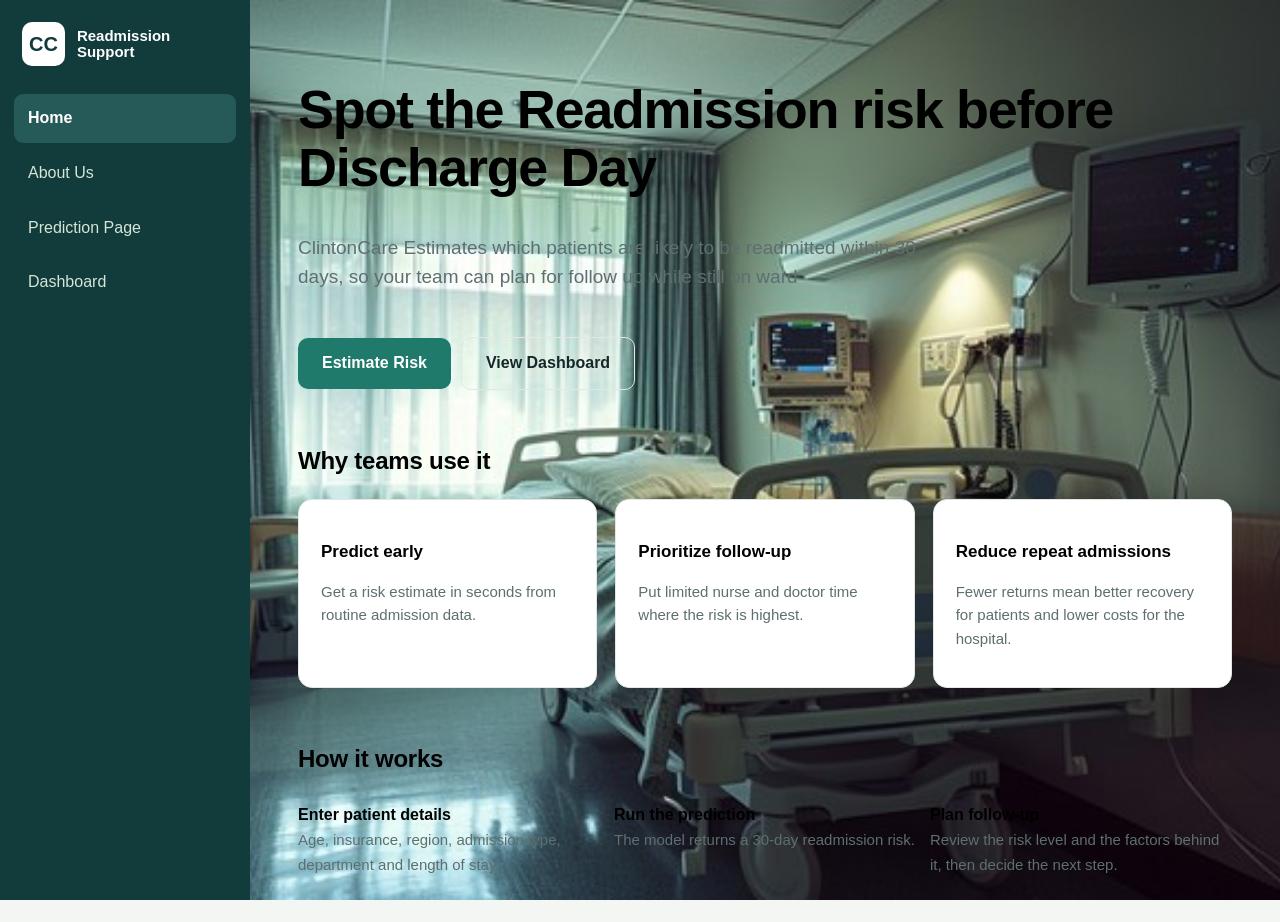
<file: app/ClintonCare/frontend/index.html>
<!DOCTYPE html>
<html lang="en">
<head>
    <meta charset="UTF-8">
    <meta name="viewport" content="width=device-width, initial-scale=1.0">
    <title>Home page</title>
    <link rel="stylesheet" href="had.css">
</head>
<body>
   <aside>
    <div class="logo"><b>CC</b><strong>Readmission Support</strong></div>
    <nav>
        <a href="index.html" class="on" aria-current="page">Home</a>
        <a href="about.html">About Us</a>
        <a href="prediction.html">Prediction Page</a>
        <a href="dashboard.html">Dashboard</a>
    </nav>
   </aside>
   <main>
        <style>
        body {
            background-image: url("hospital-room-interior-stockcake.jpg");
            background-size: cover;
            background-repeat: no-repeat;
            background-position: center;
            background-attachment: fixed;
        }
    </style>

    <div class="page" id="home">
        <h1>Spot the Readmission risk before Discharge Day</h1>
        <p class="lead">ClintonCare Estimates which patients are likely to be readmitted within 30 days, so your team can plan for follow up while still on ward </p>
        <a class="btn" href="prediction.html">Estimate Risk</a><a class="btn ghost" href="dashboard.html">View Dashboard</a>

    <section>
    <h2>Why teams use it</h2>
    <div class="grid">
      <div class="card"><h3>Predict early</h3><p>Get a risk estimate in seconds from routine admission data.</p></div>
      <div class="card"><h3>Prioritize follow-up</h3><p>Put limited nurse and doctor time where the risk is highest.</p></div>
      <div class="card"><h3>Reduce repeat admissions</h3><p>Fewer returns mean better recovery for patients and lower costs for the hospital.</p></div>
    </div>
  </section>

    <section>
    <h2>How it works</h2>
    <div class="steps">
      <div class="step"><b>Enter patient details</b><span>Age, insurance, region, admission type, department and length of stay.</span></div>
      <div class="step"><b>Run the prediction</b><span>The model returns a 30-day readmission risk.</span></div>
      <div class="step"><b>Plan follow-up</b><span>Review the risk level and the factors behind it, then decide the next step.</span></div>
    </div>
  </section>
    </div>
   </main>
</body>
</html>
</file>
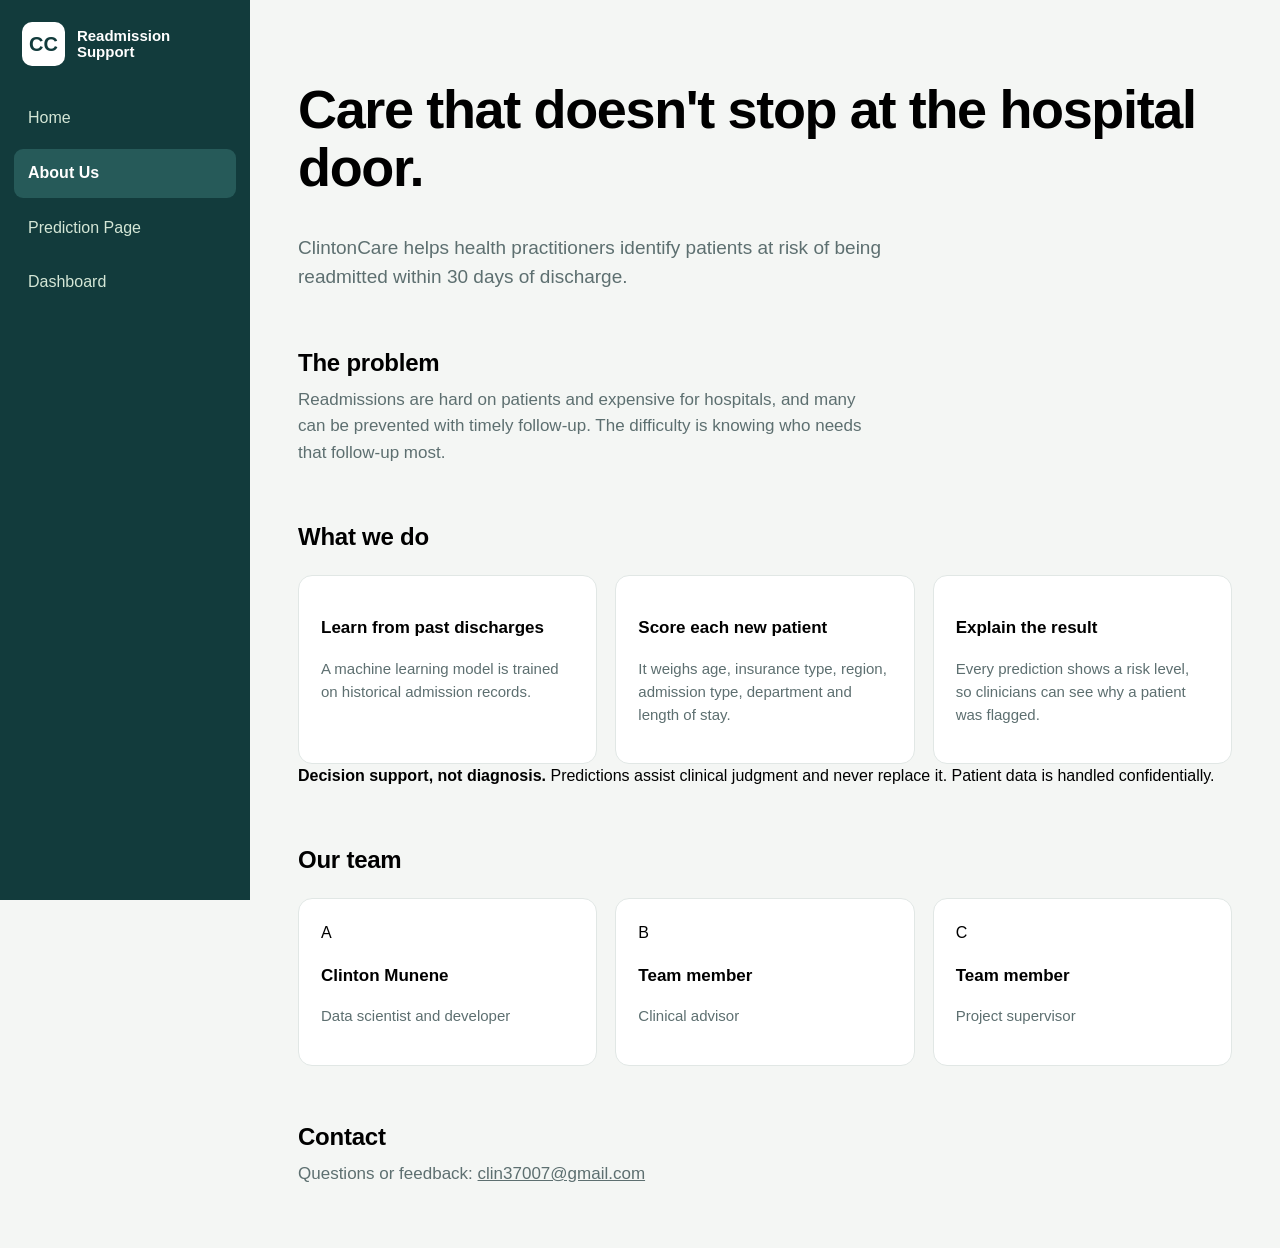
<file: app/ClintonCare/frontend/about.html>
<!DOCTYPE html>
<html lang="en">
<head>
    <meta charset="UTF-8">
    <meta name="viewport" content="width=device-width, initial-scale=1.0">
    <title>About Us Page</title>
    <link rel="stylesheet" href="had.css">
</head>
<body>
      <aside>
    <div class="logo"><b>CC</b><strong>Readmission Support</strong></div>
    <nav>
        <a href="index.html">Home</a>
        <a href="about.html" class="on" aria-current="page">About Us</a>
        <a href="prediction.html">Prediction Page</a>
        <a href="dashboard.html">Dashboard</a>
    </nav>
   </aside> 
   <main>
  <!-- ABOUT -->
<div class="page" id="about">
  <h1>Care that doesn't stop at the hospital door.</h1>
  <p class="lead">ClintonCare helps health practitioners identify patients at risk of being readmitted within 30 days of discharge.</p>

  <section>
    <h2>The problem</h2>
    <p class="lead" style="margin-top:6px;font-size:17px">Readmissions are hard on patients and expensive for hospitals, and many can be prevented with timely follow-up. The difficulty is knowing who needs that follow-up most.</p>
  </section>

  <section>
    <h2>What we do</h2>
    <div class="grid">
      <div class="card"><h3>Learn from past discharges</h3><p>A machine learning model is trained on historical admission records.</p></div>
      <div class="card"><h3>Score each new patient</h3><p>It weighs age, insurance type, region, admission type, department and length of stay.</p></div>
      <div class="card"><h3>Explain the result</h3><p>Every prediction shows a risk level, so clinicians can see why a patient was flagged.</p></div>
    </div>
    <div class="disc"><b>Decision support, not diagnosis.</b> Predictions assist clinical judgment and never replace it. Patient data is handled confidentially.</div>
  </section>

  <section class="team">
    <h2>Our team</h2>
    <div class="grid">
      <div class="card"><div class="av">A</div><h3>Clinton Munene</h3><p>Data scientist and developer</p></div>
      <div class="card"><div class="av">B</div><h3>Team member</h3><p>Clinical advisor</p></div>
      <div class="card"><div class="av">C</div><h3>Team member</h3><p>Project supervisor</p></div>
    </div>
  </section>

  <section>
    <h2>Contact</h2>
    <p class="lead" style="margin-top:6px;font-size:17px">Questions or feedback: <a href="mailto:clin37007@gmail.com">clin37007@gmail.com</a></p>
  </section>
</div>
</main> 
</body>
</html>
</file>
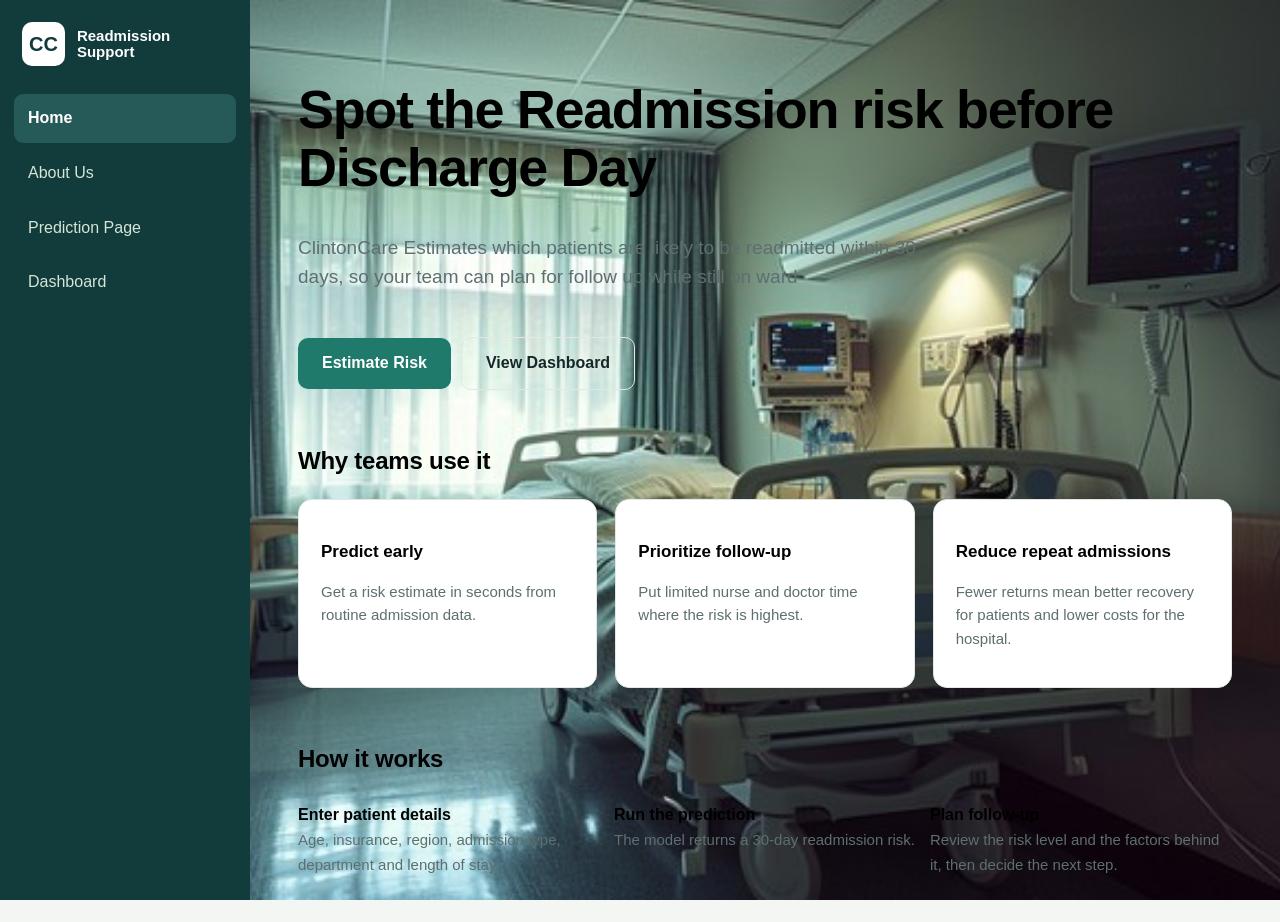
<file: app/ClintonCare/frontend/home.html>
<!DOCTYPE html>
<html lang="en">
<head>
    <meta charset="UTF-8">
    <meta name="viewport" content="width=device-width, initial-scale=1.0">
    <meta http-equiv="refresh" content="0; url=index.html">
    <title>ClintonCare Home</title>
</head>
<body>
    <p>Home has moved to <a href="index.html">the ClintonCare home page</a>.</p>
</body>
</html>
</file>
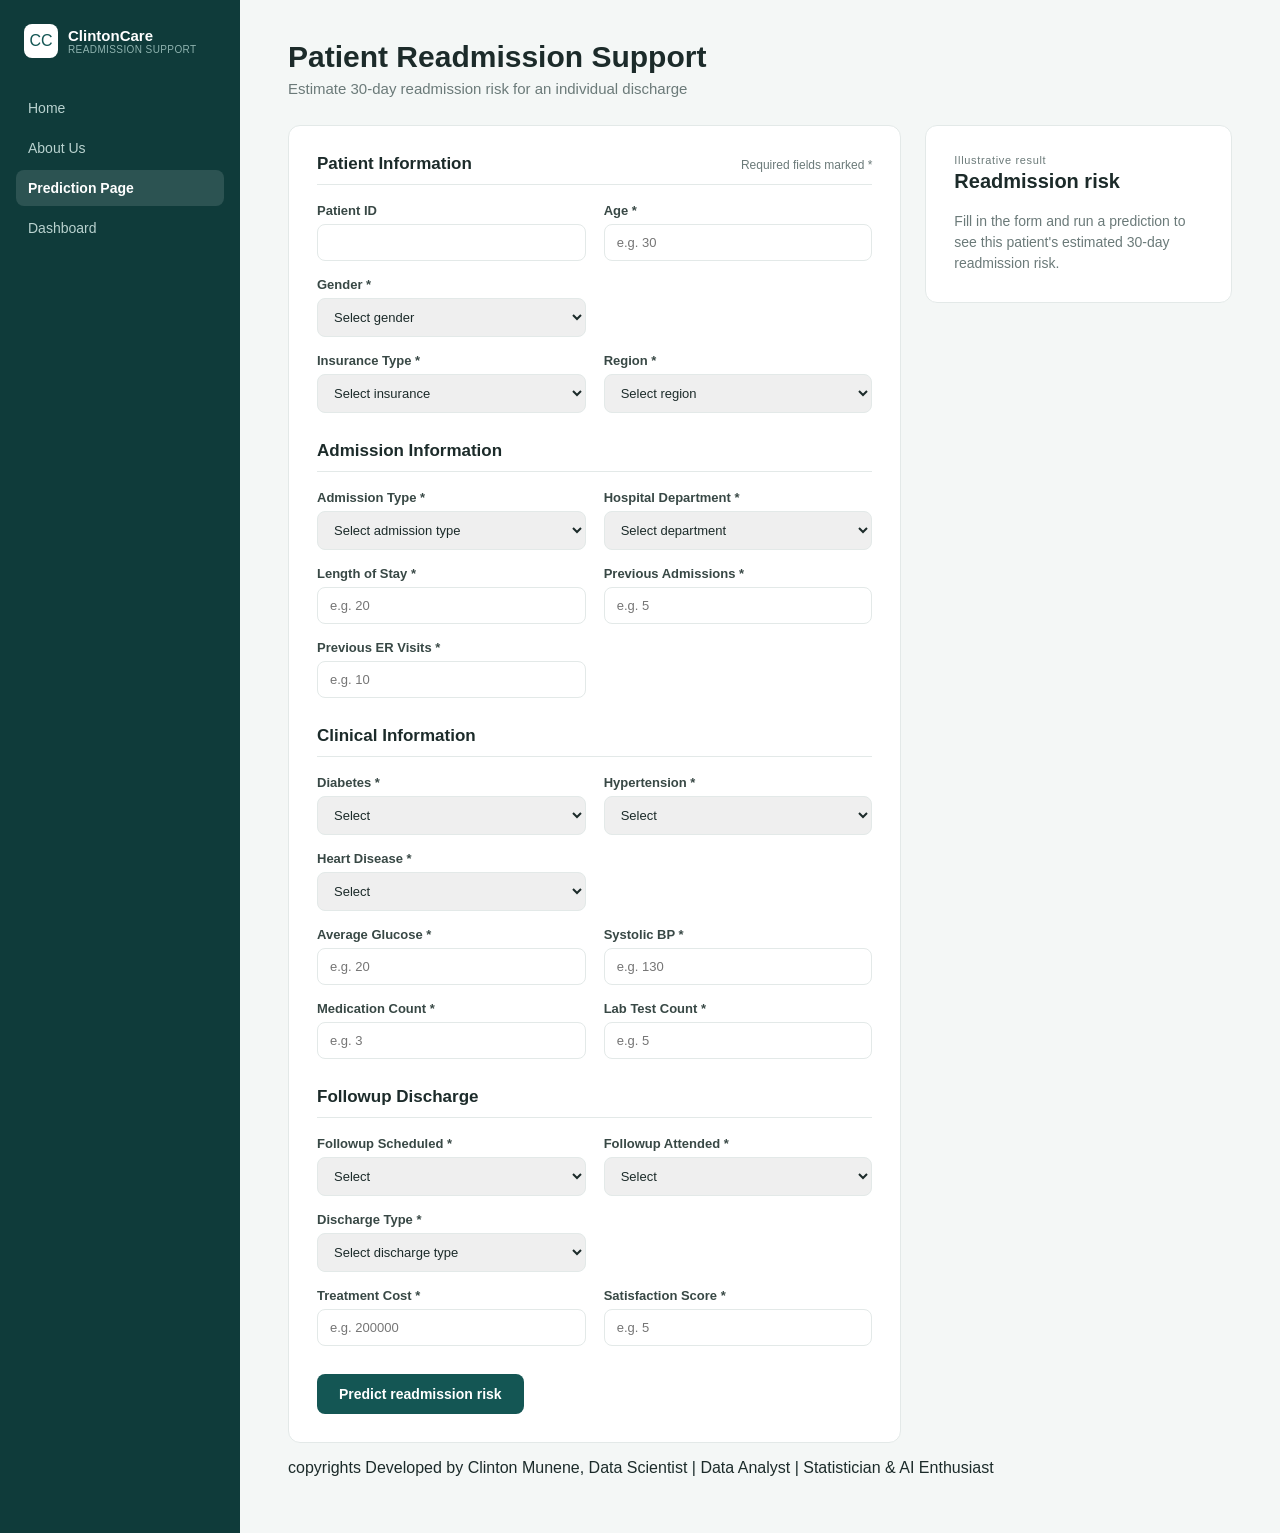
<file: app/ClintonCare/frontend/prediction.html>
<!DOCTYPE html>
<html lang="en">
<head>
<meta charset="UTF-8" />
<meta name="viewport" content="width=device-width, initial-scale=1" />
<title>ClintonCare · Patient Readmission Support</title>
<link rel="stylesheet" href="styles.css" />
</head>
<body>
  <div class="layout">
    <!-- Sidebar -->
    <aside class="sidebar">
      <div class="brand">
        <div class="brand-icon">CC</div>
        <div>
          <div class="brand-name">ClintonCare</div>
          <div class="brand-sub">READMISSION SUPPORT</div>
        </div>
      </div>
      <nav class="nav">
        <a href="index.html" class="nav-item">Home</a>
        <a href="about.html" class="nav-item">About Us</a>
        <a href="prediction.html" class="nav-item active" aria-current="page">Prediction Page</a>
        <a href="dashboard.html" class="nav-item">Dashboard</a>
      </nav>
    </aside>

    <!-- Main content -->
    <main class="content">
      <header class="page-header">
        <h1>Patient Readmission Support</h1>
        <p>Estimate 30-day readmission risk for an individual discharge</p>
      </header>

      <div class="panels">
        <!-- ------------ Patient Information------------------- -->
        <form id="prediction-form" class="card form-card">
          <section class="field-group">
            <div class="field-group-header">
              <h2>Patient Information</h2>
              <span class="required-note">Required fields marked *</span>
            </div>
            <div class="field-row">
              <label>Patient ID 
                <input type="text"  />
              </label>
              <label>Age *
                <input type="text" name="Age" placeholder="e.g. 30" required />
              </label>
              <label>Gender *
                <select name="Gender" required>
                  <option value="">Select gender</option>
                  <option>Female</option>
                  <option>Male</option>
                  <option>Other</option>
                </select>
              </label>
              <!--<p class="hint">e.g. Female, Male, Other</p>-->
            </div>
            <div class="field-row">
              <label>Insurance Type *
                <select name="Insurance_Type" required>
                  <option value="">Select insurance</option>
                  <option>Employer</option>
                  <option>NHIF</option>
                  <option>Cash</option>
                  <option>Other</option>
                </select>
              </label>
              <label>Region *
                <select name="Region" required>
                  <option value="">Select region</option>
                  <option>Nairobi</option>
                  <option>Eastern</option>
                  <option>Rift Valley</option>
                  <option>Coast</option>
                  <option>Western</option>
                </select>
              </label>
            </div>
          </section>

          <!---------------Admission Information------------->

          <section class="field-group">
            <div class="field-group-header">
              <h2>Admission Information</h2>
            </div>
            <div class="field-row">
              <label>Admission Type *
              <select name="Admission_Type" required>
                <option value="">Select admission type</option>
                <option>Emergency</option>
                <option>Elective</option>
                <option>Other</option>
              </select>
              </label>
              <label>Hospital Department *
                <select name="Hospital_Department" required>
                  <option value="">Select department</option>
                  <option>Diabetes Care</option>
                  <option>General Medicine</option>
                  <option>Cardiology</option>
                  <option>Orthopedics</option>
                  <option>Pediatrics</option>
                </select>
              </label>
            </div>

            <div class="field-row">
              <label>Length of Stay *
              <input type="number" name="Length_of_Stay" min="0" max="30" placeholder="e.g. 20" required />
              </label>
              <label>Previous Admissions *
                <input type="number" name="Previous_Admissions" min="0" max="30" placeholder="e.g. 5" required/>
              </label>
              <label>Previous ER Visits *
                <input type="number" name="Previous_ER_Visits" min="0" max="30" placeholder="e.g. 10" required/>
              </label>
            </div>
          </section>

          <!-------------Clinical Information------------------>

          <section class="field-group">
            <div class="field-group-header">
              <h2>Clinical Information</h2>
            </div>
            <div class="field-row">
              <label>Diabetes *
                <select name="Diabetes" required>
                  <option value="">Select</option>
                  <option>Yes</option>
                  <option>No</option>
                </select>
              </label>
              <label>Hypertension *
                <select name="Hypertension" required>
                  <option value="">Select</option>
                  <option>Yes</option>
                  <option>No</option>
                </select>
              </label>
              <label>Heart Disease *
                <select name="Heart_Disease" required>
                  <option value="">Select</option>
                  <option>Yes</option>
                  <option>No</option>
                </select>
              </label>
            </div>

            <div class="field-row">
              <label>Average Glucose *
              <input type="number" name="Average_Glucose" min="0" max="500" step="any" placeholder="e.g. 20" required />
              </label>
              <label>Systolic BP *
                <input type="number" name="Systolic_BP" min="0" max="200" placeholder="e.g. 130" required />
              </label>
              <label>Medication Count *
                  <input type="number" name="Medication_Count" min="0" max="30" placeholder="e.g. 3" required />
              </label>
              <label>Lab Test Count *
                  <input type="number" name="Lab_Test_Count" min="0" max="30" placeholder="e.g. 5" required />
              </label>
            </div>
          </section>

          <!---------Followup Discharge------------->

          <section class="field-group">
            <div class="field-group-header">
              <h2>Followup Discharge</h2>
            </div>
            <div class="field-row">
              <label>Followup Scheduled *
                <select name="Followup_Scheduled" required>
                  <option value="">Select</option>
                  <option>Yes</option>
                  <option>No</option>
                </select>
              </label>
              <label>Followup Attended *
                <select name="Followup_Attended" required>
                  <option value="">Select</option>
                  <option>Yes</option>
                  <option>No</option>
                </select>
              </label>
              <label>Discharge Type  *
                <select name="Discharge_Type" required>
                  <option value="">Select discharge type</option>
                  <option>Home</option>
                  <option>Home with Follow-up</option>
                  <option>Other</option>
                </select>
              </label>
            </div>

            <div class="field-row">
              <label>Treatment Cost *
              <input type="number" name="Treatment_Cost" min="0" max="10000000" placeholder="e.g. 200000" required  />
              </label>
              <label>Satisfaction Score *
                <input type="number" name="Satisfaction_Score" min="0" max="10" step="any" placeholder="e.g. 5" required />
              </label>
            </div>
          </section>




          <button type="submit" class="btn-primary" id="submit-btn">
            Predict readmission risk
          </button>
        </form>

        <!-- Result -->
        <aside class="card result-card">
          <div class="result-eyebrow" id="result-eyebrow">Illustrative result</div>
          <h2>Readmission risk</h2>

          <div id="result-empty" class="result-empty">
            Fill in the form and run a prediction to see this patient's estimated
            30-day readmission risk.
          </div>

          <div id="result-body" class="result-body hidden">
            <div class="risk-pct" id="risk-pct">--%</div>
            <div class="risk-band-pill" id="risk-band">--</div>
            <p class="risk-caption">
              Estimated probability of readmission within 30 days of discharge.
            </p>
            <div id="top-factors"></div>
          </div>

          <div id="result-error" class="result-error hidden"></div>
        </aside>
      </div>
        <p>copyrights Developed by Clinton Munene, Data Scientist | Data Analyst | Statistician & AI Enthusiast</p>
    </main>
  </div>
  <script src="app.js"></script>
</body>
</html>
</file>
<file: app/ClintonCare/frontend/had.css>
:root{
    --side:#123b3c;
    background: #f4f6f4;
    --card:#fff;
    --brand:#1f7a6b;
    --ink:#14282a;
    --line:#e1e7e5;
    --mute:#5d6f70
}
*{
    box-sizing: border-box;
}
body{
    font-family: sans-serif;
    background-color: #f4f6f4;
    display: flex;
    min-height: 100vh;
    line-height: 1.55;
    margin: 0;
}
a{
    color: inherit;
}
:focus-visible{
    outline: 3px solid #7fd1c0;
    outline-offset: 2px;

}
aside{
    background: var(--side);
    width: 250px;
    padding: 22px 14px;
    position: sticky;
    top: 0;
    height: 100vh;
    flex-shrink: 0;
}
.logo{
    display: flex;
    gap: 12px;
    align-items: center;
    padding: 0 8px 28px;
}
.logo b{
    background: #fff;
    color: var(--side);
    border-radius: 10px;
    width: 44px;
    height: 44px;
    display: grid;
    place-items: center;
    font-size: 20px;
}
.logo strong{
    color: #fff;
    font-size: 15px;
    display: block;
    line-height: 1.1;
}
nav a{
    display: block;
    padding: 12px 14px;
    border-radius: 9px;
    text-decoration: none;
    color: #d4e6d6;
    margin-bottom: 6px;
    font-weight: 500;
}
nav a:hover{
    background: #1c4d4d;
}
nav a.on{
    background: #265a59;
    color: #fff;
    font-weight: 700;
}
main{
    flex: 1;
    padding: 44px 48px;
    max-width: 1180px;
    min-width: 0;
}
.page{
    display: contents;
}
.page.on{
    display: block;
}
h1{
    font-size: clamp(32px, 4.6vw, 54px);
    line-height: 1.08;
    letter-spacing: -.025em;
    font-weight: 800;
}
h2{
    font-size: 24px;
    letter-spacing: -.01em;
    margin-bottom: 6px;
}
.lead{
    color: var(--mute);
    font-size: 19px;
    max-width: 60ch;
    margin-top: 14px;
}
.btn{
    display: inline-block;
    background: var(--brand);
    color: #fff;
    text-decoration: none;
    padding: 13px 24px;
    border-radius: 10px;
    font-weight: 600;
    margin-top: 26px;
}
.btn:hover{
    background: #186356;
}
.btn.ghost{
    background: transparent;
    color: var(--ink);
    border: 1.5px solid var(--line);
    margin-left: 10px;
}
section{
    margin-top: 52px;
}
.grid{
    display: grid;
    gap: 18px;
    grid-template-columns: repeat(auto-fit, minmax(230px,1fr));
    margin-top: 20px;
}
.card{
    background: var(--card);
    border: 1px solid var(--line);
    border-radius: 14px;
    padding: 22px;
}
.card h3{
    font-size: 17px;
    margin-bottom: 6px;
}
.card p{
    color: var(--mute);
    font-size: 15px;
}
.steps{
    counter-reset: s;
    display: grid;
    gap: 14px;
    grid-template-columns: repeat(auto-fit,minmax(200px,1fr));
    margin-top: 26px;
}
.step b{
    display: block;
}
.step span{
    color: var(--mute);
    font-size: 15px;
}

@media (max-width: 850px){
    body{
        display: block;
    }
    aside{
        position: static;
        width: 100%;
        height: auto;
        padding: 18px 24px;
    }
    .logo{
        padding-bottom: 16px;
    }
    nav{
        display: flex;
        flex-wrap: wrap;
        gap: 4px;
    }
    nav a{
        flex: 1 1 140px;
        text-align: center;
        margin-bottom: 0;
    }
    main{
        width: 100%;
        max-width: none;
        padding: 36px 32px;
    }
}

@media (max-width: 560px){
    aside{
        padding: 16px;
    }
    main{
        padding: 28px 18px;
    }
    h1{
        font-size: clamp(30px, 9vw, 42px);
    }
    h2{
        font-size: 21px;
    }
    section{
        margin-top: 36px;
    }
    .grid,
    .steps{
        grid-template-columns: 1fr;
    }
    .btn{
        display: block;
        text-align: center;
    }
    .btn.ghost{
        margin-left: 0;
    }
}
</file>
<file: app/ClintonCare/frontend/styles.css>
:root {
  --teal-900: #0f3b3a;
  --teal-700: #145654;
  --teal-500: #1f8a80;
  --ink: #1c2b2a;
  --muted: #6b7a79;
  --bg: #f4f7f6;
  --card: #ffffff;
  --border: #e3e9e8;
  --danger-bg: #fbe4e2;
  --danger-fg: #b3261e;
  --warn-bg: #fdf1dc;
  --warn-fg: #9a6300;
  --ok-bg: #e3f3ea;
  --ok-fg: #1e7d4d;
  font-family: sans-serif;
}

* { box-sizing: border-box; }
body { margin: 0; background: var(--bg); color: var(--ink); }

.layout { display: flex; min-height: 100vh; }

/* Sidebar */
.sidebar {
  width: 240px;
  background: var(--teal-900);
  color: #d7e6e4;
  padding: 24px 16px;
  flex-shrink: 0;
}
.brand { display: flex; align-items: center; gap: 10px; margin-bottom: 32px; padding: 0 8px; }
.brand-icon {
  width: 34px; height: 34px; border-radius: 8px;
  background: #ffffff; color: var(--teal-700);
  display: flex; align-items: center; justify-content: center;
  font-size: 16px;
}
.brand-name { color: #fff; font-weight: 700; font-size: 15px; }
.brand-sub { font-size: 10px; letter-spacing: .04em; color: #8fb3af; }

.nav { display: flex; flex-direction: column; gap: 4px; }
.nav-item {
  color: #b9d2cf; text-decoration: none; font-size: 14px;
  padding: 10px 12px; border-radius: 8px;
}
.nav-item:hover { background: rgba(255,255,255,.06); }
.nav-item.active { background: rgba(255,255,255,.12); color: #fff; font-weight: 600; }

/* Main content */
.content { flex: 1; min-width: 0; padding: 40px 48px; max-width: 1180px; }
.page-header h1 { font-size: 30px; margin: 0 0 6px; }
.page-header p { color: var(--muted); margin: 0 0 28px; font-size: 15px; }

.panels { display: grid; grid-template-columns: 2fr 1fr; gap: 24px; align-items: start; }

.card {
  background: var(--card);
  border: 1px solid var(--border);
  border-radius: 12px;
  padding: 28px;
}

.field-group + .field-group { margin-top: 28px; }
.field-group-header {
  display: flex; align-items: baseline; justify-content: space-between;
  border-bottom: 1px solid var(--border); padding-bottom: 10px; margin-bottom: 18px;
}
.field-group-header h2 { font-size: 17px; margin: 0; }
.required-note { font-size: 12px; color: var(--muted); }

.field-row { display: grid; grid-template-columns: repeat(auto-fit, minmax(min(100%, 180px), 1fr)); gap: 16px 18px; margin-bottom: 16px; }
.field-row label {
  min-width: 0; display: flex; flex-direction: column; gap: 6px;
  font-size: 13px; color: #384845; font-weight: 600;
}
.field-row input, .field-row select {
  width: 100%; min-width: 0;
  font: inherit; font-weight: 400; padding: 10px 12px;
  border: 1px solid var(--border); border-radius: 8px; color: var(--ink);
}
.field-row input:focus, .field-row select:focus {
  outline: 2px solid var(--teal-500); outline-offset: 1px; border-color: var(--teal-500);
}

.btn-primary {
  margin-top: 12px; background: var(--teal-700); color: #fff; border: none;
  padding: 12px 22px; border-radius: 8px; font-size: 14px; font-weight: 600;
  cursor: pointer;
}
.btn-primary:hover { background: var(--teal-500); }
.btn-primary:disabled { opacity: .6; cursor: progress; }

/* Result card */
.result-card { position: sticky; top: 40px; }
.result-eyebrow { font-size: 11px; letter-spacing: .06em; color: var(--muted); margin-bottom: 4px; }
.result-card h2 { margin: 0 0 18px; font-size: 20px; }

.result-empty { color: var(--muted); font-size: 14px; line-height: 1.5; }
.hidden { display: none; }

.risk-pct { font-size: 48px; font-weight: 800; line-height: 1; }
.risk-band-pill {
  display: inline-block; margin: 10px 0 14px; padding: 4px 10px;
  border-radius: 999px; font-size: 12px; font-weight: 700;
}
.risk-caption { color: var(--muted); font-size: 13px; line-height: 1.5; margin: 0; }

.result-body.band-low .risk-pct { color: var(--ok-fg); }
.result-body.band-low .risk-band-pill { background: var(--ok-bg); color: var(--ok-fg); }
.result-body.band-medium .risk-pct { color: var(--warn-fg); }
.result-body.band-medium .risk-band-pill { background: var(--warn-bg); color: var(--warn-fg); }
.result-body.band-high .risk-pct { color: var(--danger-fg); }
.result-body.band-high .risk-band-pill { background: var(--danger-bg); color: var(--danger-fg); }

.result-error { color: var(--danger-fg); font-size: 13px; background: var(--danger-bg); padding: 12px; border-radius: 8px; }

@media (max-width: 900px) {
  .layout { flex-direction: column; }
  .sidebar { width: 100%; padding: 18px 24px; }
  .brand { margin-bottom: 16px; }
  .nav { flex-direction: row; flex-wrap: wrap; }
  .nav-item { flex: 1 1 140px; text-align: center; }
  .content { width: 100%; max-width: none; padding: 32px; }
  .panels { grid-template-columns: 1fr; }
  .result-card { position: static; }
}

@media (max-width: 600px) {
  .sidebar { padding: 16px; }
  .content { padding: 24px 16px; }
  .page-header h1 { font-size: 26px; }
  .page-header p { margin-bottom: 22px; }
  .card { padding: 20px; }
  .field-group-header { align-items: flex-start; flex-direction: column; gap: 6px; }
  .field-row { grid-template-columns: 1fr; gap: 14px; }
  .btn-primary { width: 100%; }
}
</file>
